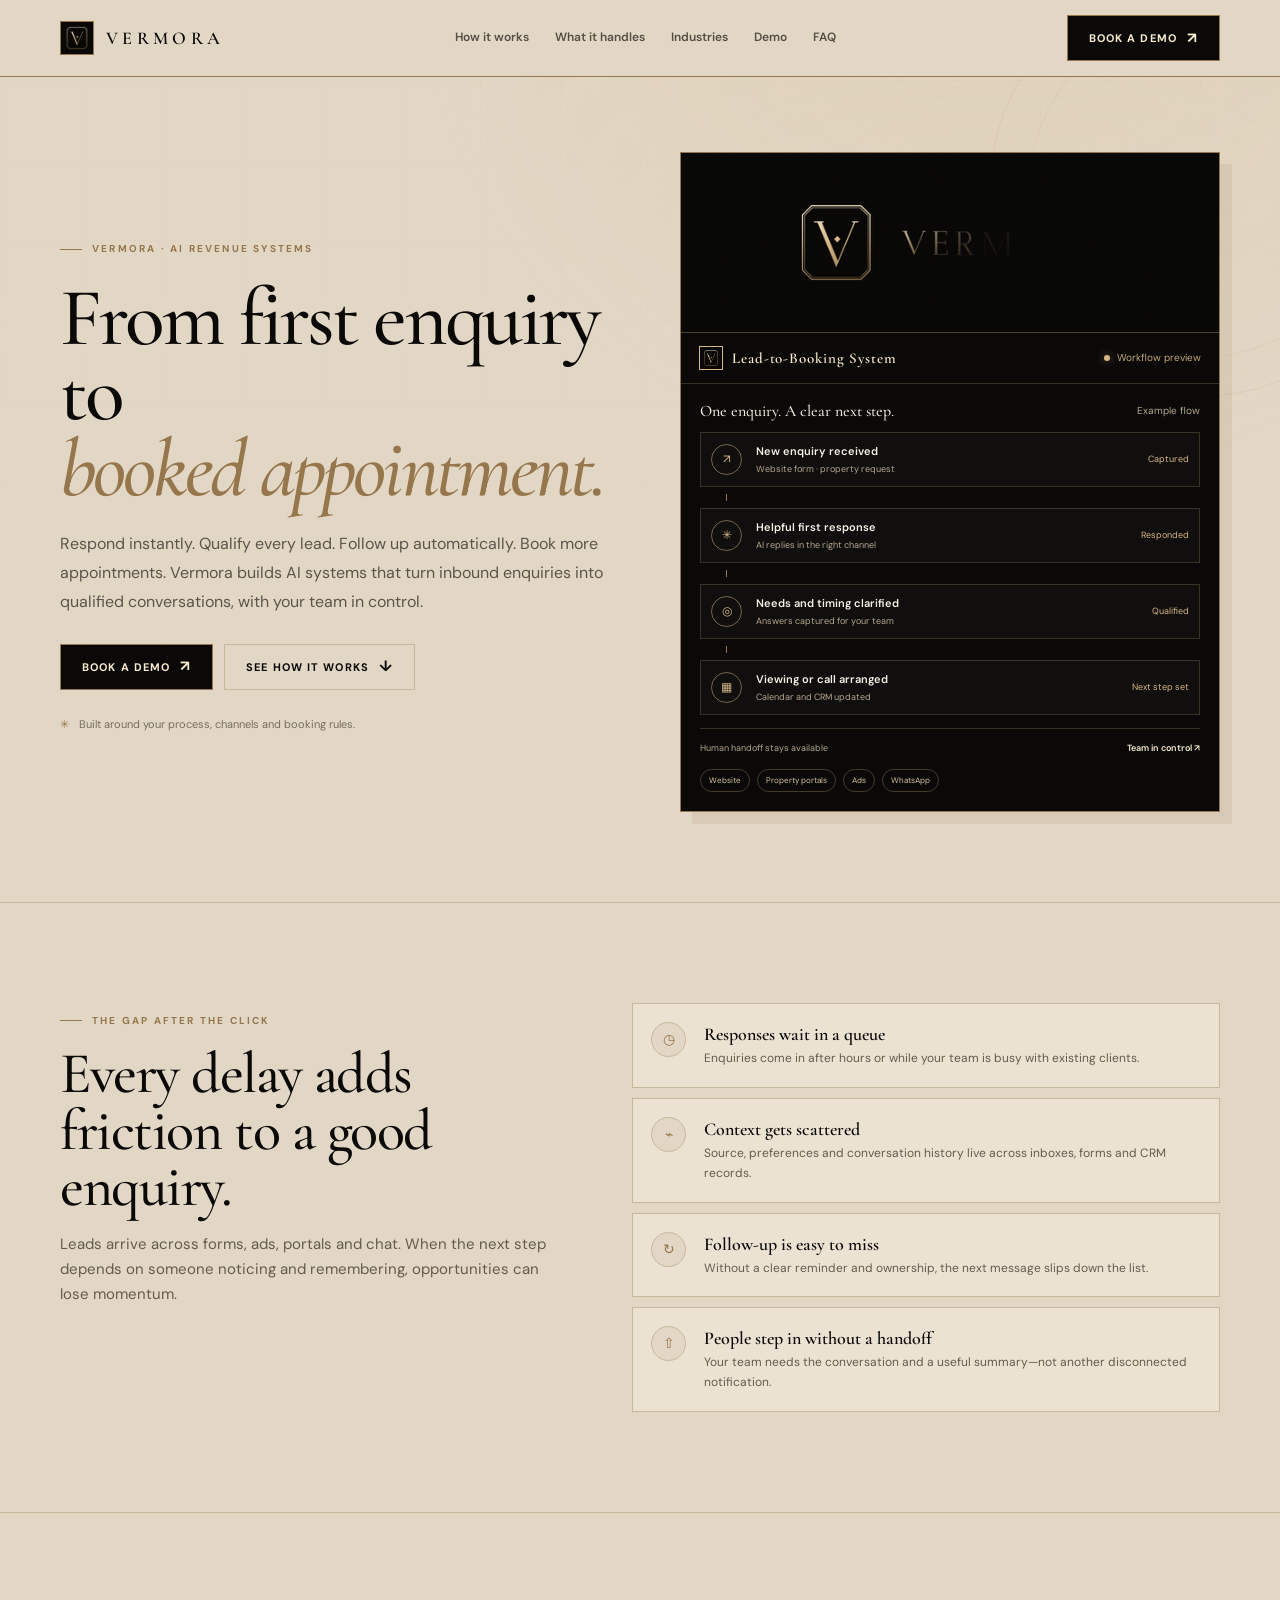
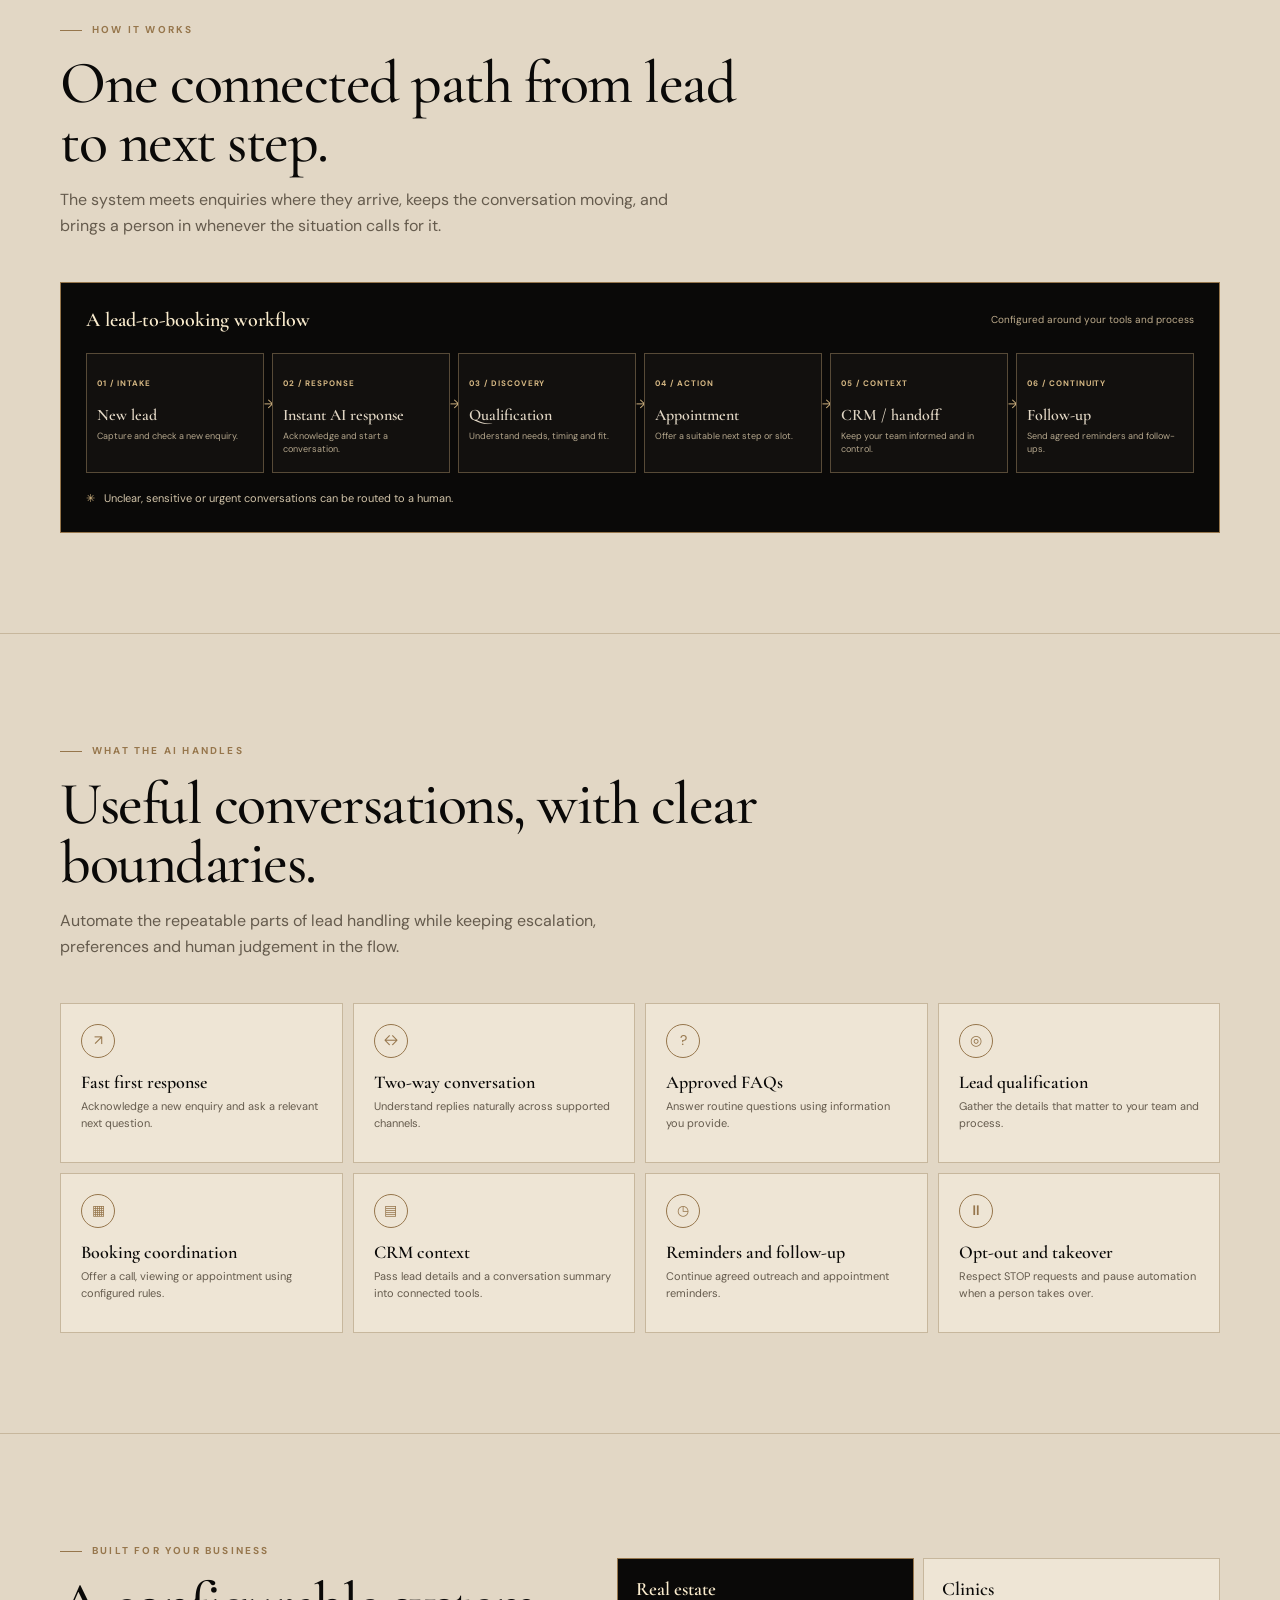
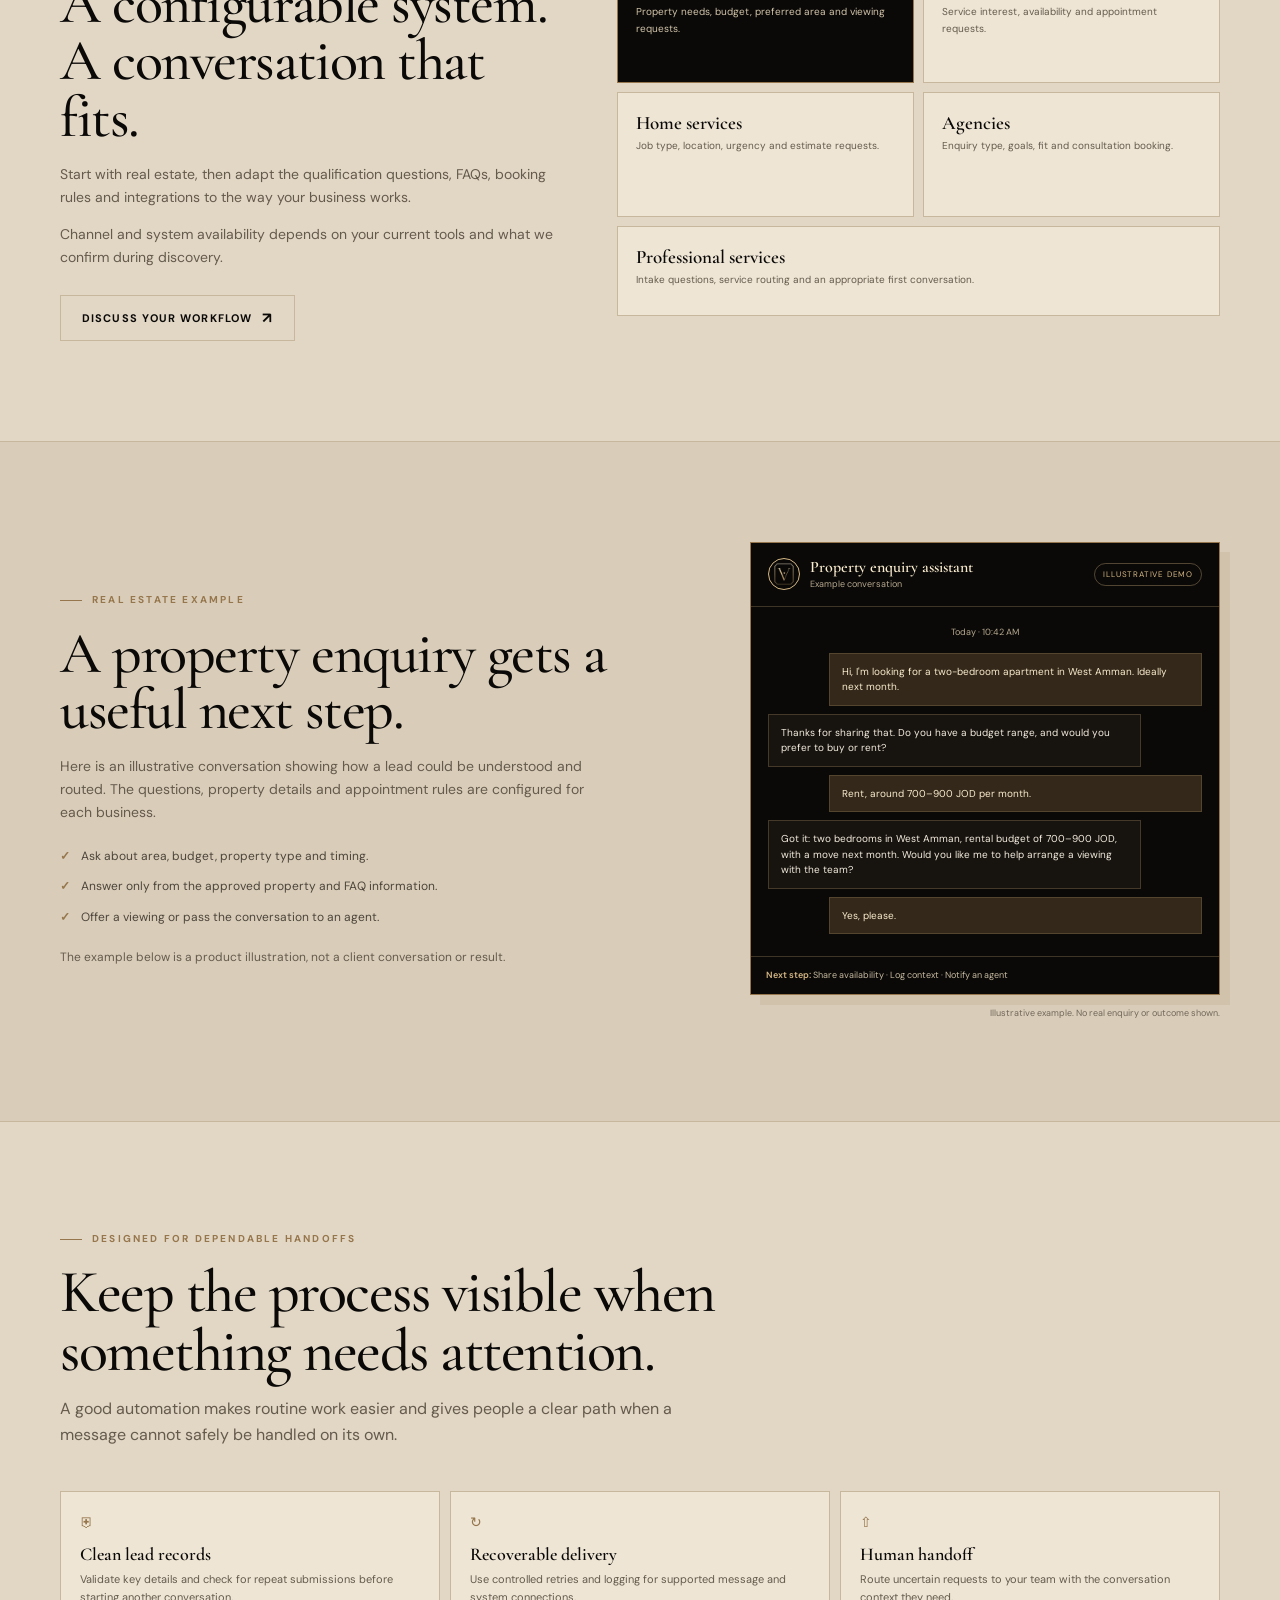
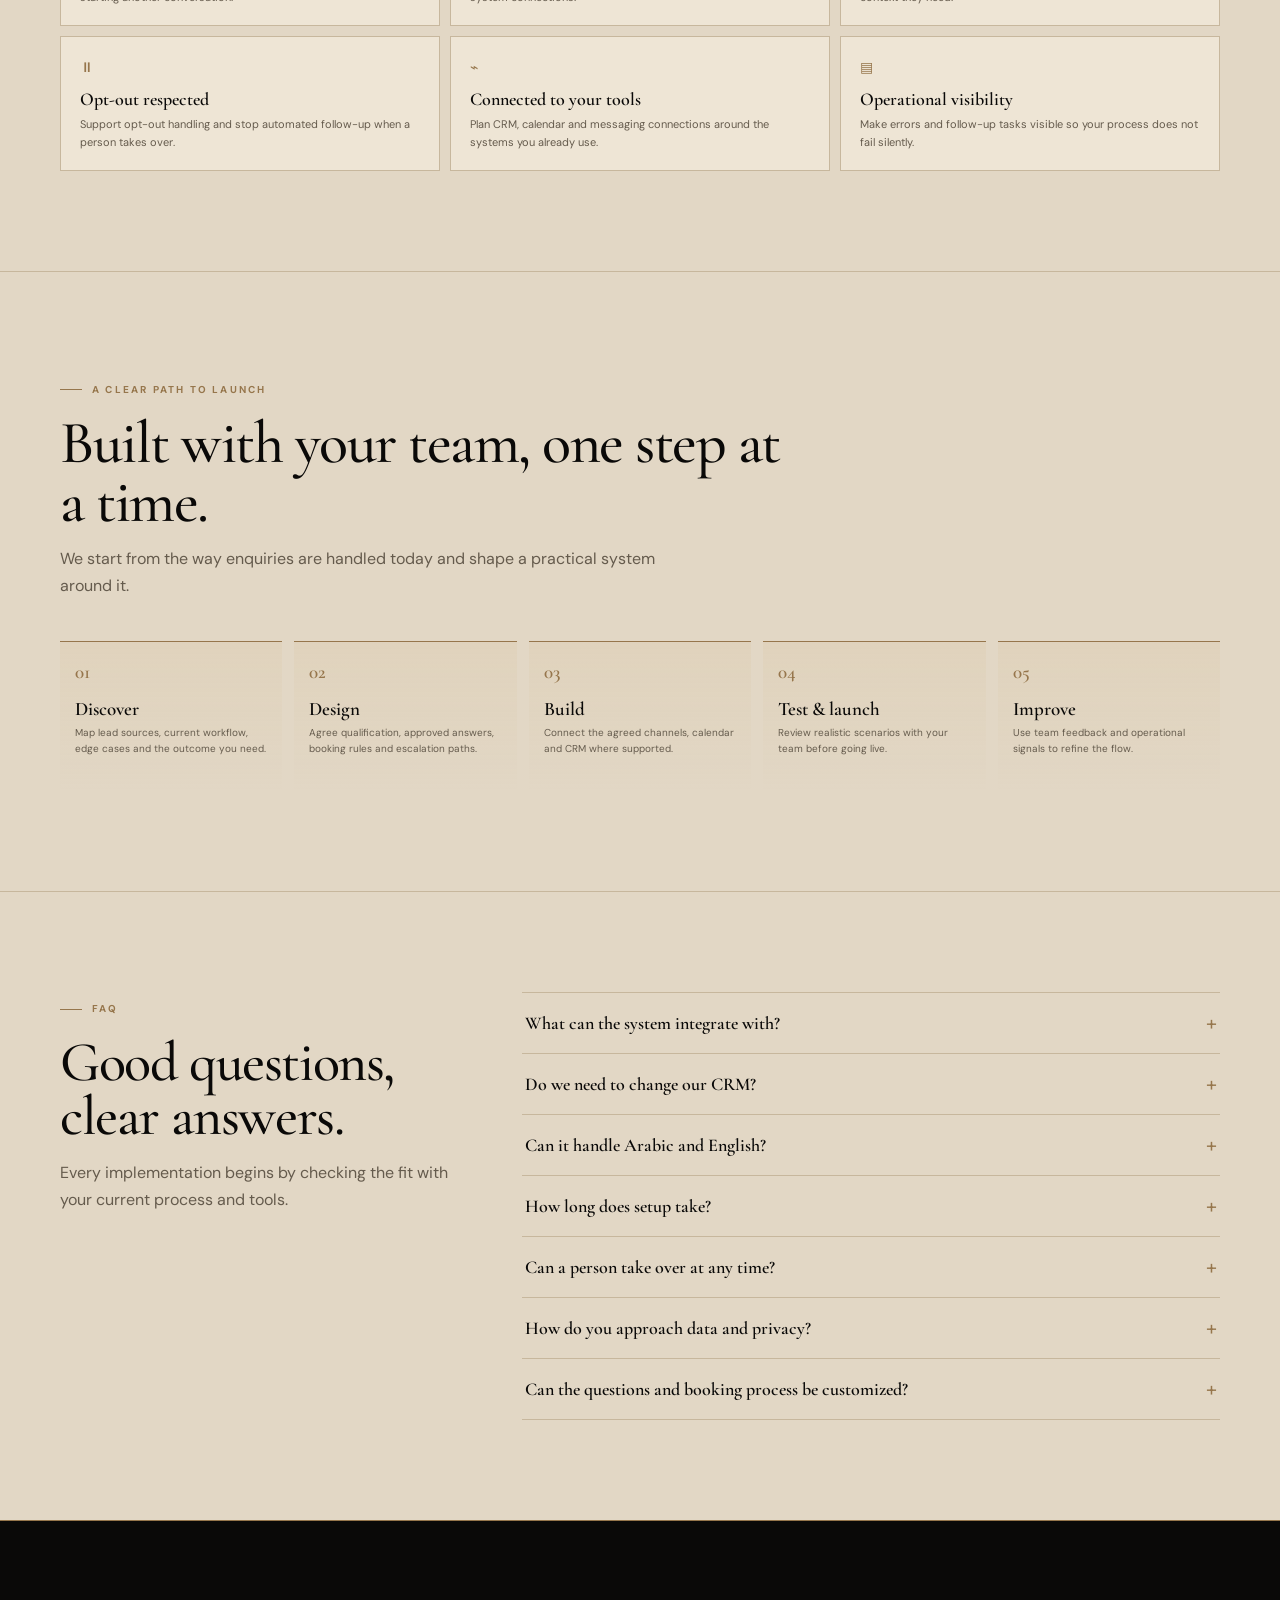
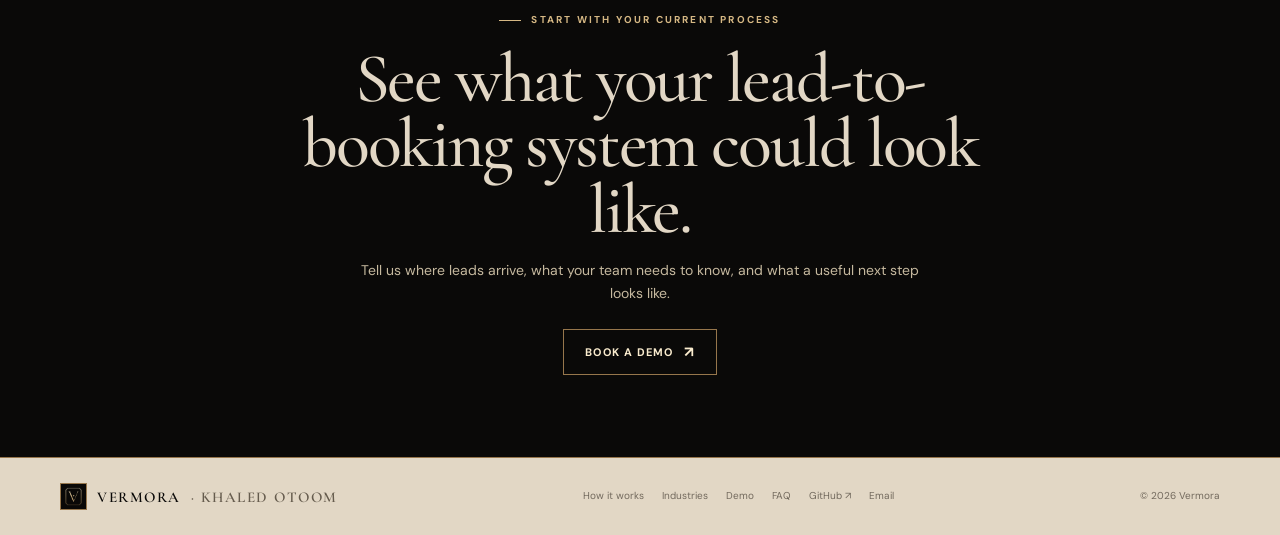
<file: index.html>
<!doctype html>
<html lang="en">
<head>
  <meta charset="utf-8">
  <meta name="viewport" content="width=device-width, initial-scale=1">
  <meta name="theme-color" content="#f3ecdf">
  <meta name="description" content="Vermora builds AI lead-to-booking systems that respond to inbound enquiries, qualify prospects, coordinate appointments and keep your team in control.">
  <meta property="og:type" content="website">
  <meta property="og:url" content="https://khaledotoom.github.io/">
  <meta property="og:title" content="Vermora — AI Lead-to-Booking Systems">
  <meta property="og:description" content="Respond instantly. Qualify every lead. Follow up automatically. Book more appointments.">
  <meta property="og:site_name" content="Vermora">
  <link rel="canonical" href="https://khaledotoom.github.io/">
  <link rel="icon" type="image/svg+xml" href="data:image/svg+xml,%3Csvg xmlns='http://www.w3.org/2000/svg' viewBox='0 0 64 64'%3E%3Crect width='64' height='64' fill='%230a0908'/%3E%3Cpath d='M10 9h44v46H10z' fill='none' stroke='%2396764c' stroke-width='2'/%3E%3Cpath d='M20 20h7l6 22 7-22h6L35 47h-5z' fill='%23faecce'/%3E%3C/svg%3E">
  <title>Vermora — AI Lead-to-Booking Systems</title>
  <link rel="preconnect" href="https://fonts.googleapis.com">
  <link rel="preconnect" href="https://fonts.gstatic.com" crossorigin>
  <link href="https://fonts.googleapis.com/css2?family=DM+Sans:wght@400;500;600;700&family=Cormorant+Garamond:wght@400;500;600;700&display=swap" rel="stylesheet">
  <link rel="stylesheet" href="assets/vermora-brand.css?v=vermora-2">
</head>
<body>
  <header class="header">
    <nav class="nav wrap" aria-label="Main navigation">
      <a class="brand" href="#top" aria-label="Vermora home"><span class="brand-mark" aria-hidden="true">V</span><span>vermora</span></a>
      <div class="nav-links" id="nav-links">
        <a href="#how-it-works">How it works</a><a href="#what-it-handles">What it handles</a><a href="#industries">Industries</a><a href="#demo">Demo</a><a href="#faq">FAQ</a>
      </div>
      <div class="nav-actions"><a class="button button-primary" href="mailto:vermora.automation@outlook.com?subject=Vermora%20Lead-to-Booking%20Demo">Book a demo <span class="button-arrow" aria-hidden="true">↗</span></a><button class="menu-toggle" type="button" aria-label="Open navigation" aria-controls="nav-links" aria-expanded="false"><span aria-hidden="true">☰</span></button></div>
    </nav>
  </header>
  <main id="top">
    <section class="hero">
      <div class="hero-orbit" aria-hidden="true"></div>
      <div class="hero-grid wrap">
        <div class="hero-copy reveal">
          <span class="eyebrow">Vermora · AI revenue systems</span>
          <h1>From first enquiry to <span>booked appointment.</span></h1>
          <p>Respond instantly. Qualify every lead. Follow up automatically. Book more appointments. Vermora builds AI systems that turn inbound enquiries into qualified conversations, with your team in control.</p>
          <div class="hero-actions"><a class="button button-primary" href="mailto:vermora.automation@outlook.com?subject=Vermora%20Lead-to-Booking%20Demo">Book a demo <span class="button-arrow" aria-hidden="true">↗</span></a><a class="button button-quiet" href="#how-it-works">See how it works <span class="button-arrow" aria-hidden="true">↓</span></a></div>
          <div class="micro-trust"><span aria-hidden="true">✳</span><span>Built around your process, channels and booking rules.</span></div>
        </div>
        <div class="product-window reveal" aria-label="Illustration of the AI lead-to-booking workflow">
          <div class="window-top"><div class="window-brand"><span class="brand-mark" aria-hidden="true">V</span> Lead-to-Booking System</div><span class="live-indicator"><i></i> Workflow preview</span></div>
          <div class="window-body"><div class="flow-topline"><strong>One enquiry. A clear next step.</strong><span>Example flow</span></div>
            <div class="flow-stack">
              <div class="flow-row"><span class="flow-icon" aria-hidden="true">↗</span><div><strong>New enquiry received</strong><small>Website form · property request</small></div><span class="flow-state">Captured</span></div><div class="flow-connector" aria-hidden="true"></div>
              <div class="flow-row"><span class="flow-icon" aria-hidden="true">✳</span><div><strong>Helpful first response</strong><small>AI replies in the right channel</small></div><span class="flow-state">Responded</span></div><div class="flow-connector" aria-hidden="true"></div>
              <div class="flow-row"><span class="flow-icon" aria-hidden="true">◎</span><div><strong>Needs and timing clarified</strong><small>Answers captured for your team</small></div><span class="flow-state">Qualified</span></div><div class="flow-connector" aria-hidden="true"></div>
              <div class="flow-row"><span class="flow-icon" aria-hidden="true">▦</span><div><strong>Viewing or call arranged</strong><small>Calendar and CRM updated</small></div><span class="flow-state">Next step set</span></div>
            </div>
            <div class="window-bottom"><span>Human handoff stays available</span><strong>Team in control <span aria-hidden="true">↗</span></strong></div>
            <div class="source-pills" aria-label="Example lead sources"><span>Website</span><span>Property portals</span><span>Ads</span><span>WhatsApp</span></div>
          </div>
        </div>
      </div>
    </section>
    <section class="section" aria-labelledby="problem-title">
      <div class="problem-grid wrap">
        <div class="problem-intro reveal"><span class="eyebrow">The gap after the click</span><h2 id="problem-title">Every delay adds friction to a good enquiry.</h2><p>Leads arrive across forms, ads, portals and chat. When the next step depends on someone noticing and remembering, opportunities can lose momentum.</p></div>
        <div class="problem-list reveal">
          <article class="problem-item"><span class="problem-symbol" aria-hidden="true">◷</span><div><h3>Responses wait in a queue</h3><p>Enquiries come in after hours or while your team is busy with existing clients.</p></div></article>
          <article class="problem-item"><span class="problem-symbol" aria-hidden="true">⌁</span><div><h3>Context gets scattered</h3><p>Source, preferences and conversation history live across inboxes, forms and CRM records.</p></div></article>
          <article class="problem-item"><span class="problem-symbol" aria-hidden="true">↻</span><div><h3>Follow-up is easy to miss</h3><p>Without a clear reminder and ownership, the next message slips down the list.</p></div></article>
          <article class="problem-item"><span class="problem-symbol" aria-hidden="true">⇧</span><div><h3>People step in without a handoff</h3><p>Your team needs the conversation and a useful summary—not another disconnected notification.</p></div></article>
        </div>
      </div>
    </section>
    <section class="section" id="how-it-works" aria-labelledby="workflow-title">
      <div class="wrap"><div class="section-heading reveal"><span class="eyebrow">How it works</span><h2 id="workflow-title">One connected path from lead to next step.</h2><p>The system meets enquiries where they arrive, keeps the conversation moving, and brings a person in whenever the situation calls for it.</p></div>
        <div class="workflow-shell reveal"><div class="workflow-header"><strong>A lead-to-booking workflow</strong><span>Configured around your tools and process</span></div><div class="workflow-steps">
          <article class="workflow-step"><span class="step-num">01 / INTAKE</span><h3>New lead</h3><p>Capture and check a new enquiry.</p></article><article class="workflow-step"><span class="step-num">02 / RESPONSE</span><h3>Instant AI response</h3><p>Acknowledge and start a conversation.</p></article><article class="workflow-step"><span class="step-num">03 / DISCOVERY</span><h3>Qualification</h3><p>Understand needs, timing and fit.</p></article><article class="workflow-step"><span class="step-num">04 / ACTION</span><h3>Appointment</h3><p>Offer a suitable next step or slot.</p></article><article class="workflow-step"><span class="step-num">05 / CONTEXT</span><h3>CRM / handoff</h3><p>Keep your team informed and in control.</p></article><article class="workflow-step"><span class="step-num">06 / CONTINUITY</span><h3>Follow-up</h3><p>Send agreed reminders and follow-ups.</p></article>
        </div><p class="workflow-note"><span aria-hidden="true">✳</span> Unclear, sensitive or urgent conversations can be routed to a human.</p></div>
      </div>
    </section>
    <section class="section" id="what-it-handles" aria-labelledby="handles-title">
      <div class="wrap"><div class="section-heading reveal"><span class="eyebrow">What the AI handles</span><h2 id="handles-title">Useful conversations, with clear boundaries.</h2><p>Automate the repeatable parts of lead handling while keeping escalation, preferences and human judgement in the flow.</p></div>
        <div class="capability-grid">
          <article class="capability reveal"><span class="capability-icon" aria-hidden="true">↗</span><h3>Fast first response</h3><p>Acknowledge a new enquiry and ask a relevant next question.</p></article>
          <article class="capability reveal"><span class="capability-icon" aria-hidden="true">↔</span><h3>Two-way conversation</h3><p>Understand replies naturally across supported channels.</p></article>
          <article class="capability reveal"><span class="capability-icon" aria-hidden="true">?</span><h3>Approved FAQs</h3><p>Answer routine questions using information you provide.</p></article>
          <article class="capability reveal"><span class="capability-icon" aria-hidden="true">◎</span><h3>Lead qualification</h3><p>Gather the details that matter to your team and process.</p></article>
          <article class="capability reveal"><span class="capability-icon" aria-hidden="true">▦</span><h3>Booking coordination</h3><p>Offer a call, viewing or appointment using configured rules.</p></article>
          <article class="capability reveal"><span class="capability-icon" aria-hidden="true">▤</span><h3>CRM context</h3><p>Pass lead details and a conversation summary into connected tools.</p></article>
          <article class="capability reveal"><span class="capability-icon" aria-hidden="true">◷</span><h3>Reminders and follow-up</h3><p>Continue agreed outreach and appointment reminders.</p></article>
          <article class="capability reveal"><span class="capability-icon" aria-hidden="true">⏸</span><h3>Opt-out and takeover</h3><p>Respect STOP requests and pause automation when a person takes over.</p></article>
        </div>
      </div>
    </section>
    <section class="section" id="industries" aria-labelledby="industry-title">
      <div class="industry-layout wrap">
        <div class="industry-copy reveal"><span class="eyebrow">Built for your business</span><h2 id="industry-title">A configurable system. A conversation that fits.</h2><p>Start with real estate, then adapt the qualification questions, FAQs, booking rules and integrations to the way your business works.</p><p>Channel and system availability depends on your current tools and what we confirm during discovery.</p><a class="button button-quiet" href="mailto:vermora.automation@outlook.com?subject=Configure%20a%20Lead-to-Booking%20System">Discuss your workflow <span class="button-arrow" aria-hidden="true">↗</span></a></div>
        <div class="industry-grid reveal"><article class="industry-card"><h3>Real estate</h3><p>Property needs, budget, preferred area and viewing requests.</p></article><article class="industry-card"><h3>Clinics</h3><p>Service interest, availability and appointment requests.</p></article><article class="industry-card"><h3>Home services</h3><p>Job type, location, urgency and estimate requests.</p></article><article class="industry-card"><h3>Agencies</h3><p>Enquiry type, goals, fit and consultation booking.</p></article><article class="industry-card"><h3>Professional services</h3><p>Intake questions, service routing and an appropriate first conversation.</p></article></div>
      </div>
    </section>
    <section class="section demo-section" id="demo" aria-labelledby="demo-title">
      <div class="demo-grid wrap">
        <div class="demo-copy reveal"><span class="eyebrow">Real estate example</span><h2 id="demo-title">A property enquiry gets a useful next step.</h2><p>Here is an illustrative conversation showing how a lead could be understood and routed. The questions, property details and appointment rules are configured for each business.</p><div class="demo-points"><div class="demo-point"><span class="check" aria-hidden="true">✓</span><span>Ask about area, budget, property type and timing.</span></div><div class="demo-point"><span class="check" aria-hidden="true">✓</span><span>Answer only from the approved property and FAQ information.</span></div><div class="demo-point"><span class="check" aria-hidden="true">✓</span><span>Offer a viewing or pass the conversation to an agent.</span></div></div><p class="muted" style="font-size:12px;margin-top:20px">The example below is a product illustration, not a client conversation or result.</p></div>
        <div class="reveal"><div class="chat-card" aria-label="Illustrative AI and property buyer conversation"><div class="chat-head"><div class="chat-agent"><span class="agent-avatar" aria-hidden="true">V</span><div><strong>Property enquiry assistant</strong><small>Example conversation</small></div></div><span class="demo-badge">Illustrative demo</span></div><div class="chat-body"><div class="chat-time">Today · 10:42 AM</div><div class="bubble lead">Hi, I'm looking for a two-bedroom apartment in West Amman. Ideally next month.</div><div class="bubble ai">Thanks for sharing that. Do you have a budget range, and would you prefer to buy or rent?</div><div class="bubble lead">Rent, around 700–900 JOD per month.</div><div class="bubble ai">Got it: two bedrooms in West Amman, rental budget of 700–900 JOD, with a move next month. Would you like me to help arrange a viewing with the team?</div><div class="bubble lead">Yes, please.</div></div><div class="chat-footer"><strong>Next step:</strong> Share availability · Log context · Notify an agent</div></div><div class="demo-disclaimer">Illustrative example. No real enquiry or outcome shown.</div></div>
      </div>
    </section>
    <section class="section" aria-labelledby="reliability-title">
      <div class="wrap"><div class="section-heading reveal"><span class="eyebrow">Designed for dependable handoffs</span><h2 id="reliability-title">Keep the process visible when something needs attention.</h2><p>A good automation makes routine work easier and gives people a clear path when a message cannot safely be handled on its own.</p></div>
        <div class="reliability-grid"><article class="reliability reveal"><div class="reliability-icon" aria-hidden="true">⛨</div><h3>Clean lead records</h3><p>Validate key details and check for repeat submissions before starting another conversation.</p></article><article class="reliability reveal"><div class="reliability-icon" aria-hidden="true">↻</div><h3>Recoverable delivery</h3><p>Use controlled retries and logging for supported message and system connections.</p></article><article class="reliability reveal"><div class="reliability-icon" aria-hidden="true">⇧</div><h3>Human handoff</h3><p>Route uncertain requests to your team with the conversation context they need.</p></article><article class="reliability reveal"><div class="reliability-icon" aria-hidden="true">⏸</div><h3>Opt-out respected</h3><p>Support opt-out handling and stop automated follow-up when a person takes over.</p></article><article class="reliability reveal"><div class="reliability-icon" aria-hidden="true">⌁</div><h3>Connected to your tools</h3><p>Plan CRM, calendar and messaging connections around the systems you already use.</p></article><article class="reliability reveal"><div class="reliability-icon" aria-hidden="true">▤</div><h3>Operational visibility</h3><p>Make errors and follow-up tasks visible so your process does not fail silently.</p></article></div>
      </div>
    </section>
    <section class="section" aria-labelledby="process-title">
      <div class="wrap"><div class="section-heading reveal"><span class="eyebrow">A clear path to launch</span><h2 id="process-title">Built with your team, one step at a time.</h2><p>We start from the way enquiries are handled today and shape a practical system around it.</p></div>
        <div class="process-grid"><article class="process-card reveal"><span class="num">01</span><h3>Discover</h3><p>Map lead sources, current workflow, edge cases and the outcome you need.</p></article><article class="process-card reveal"><span class="num">02</span><h3>Design</h3><p>Agree qualification, approved answers, booking rules and escalation paths.</p></article><article class="process-card reveal"><span class="num">03</span><h3>Build</h3><p>Connect the agreed channels, calendar and CRM where supported.</p></article><article class="process-card reveal"><span class="num">04</span><h3>Test & launch</h3><p>Review realistic scenarios with your team before going live.</p></article><article class="process-card reveal"><span class="num">05</span><h3>Improve</h3><p>Use team feedback and operational signals to refine the flow.</p></article></div>
      </div>
    </section>
    <section class="section" id="faq" aria-labelledby="faq-title">
      <div class="faq-layout wrap"><div class="faq-intro reveal"><span class="eyebrow">FAQ</span><h2 id="faq-title">Good questions, clear answers.</h2><p>Every implementation begins by checking the fit with your current process and tools.</p></div><div class="faq-list reveal">
        <details><summary>What can the system integrate with?</summary><p>Potential connections include your website forms or chat, messaging channels, CRM and calendar. The exact setup depends on the tools you use, their available connection options and the workflow we agree together.</p></details>
        <details><summary>Do we need to change our CRM?</summary><p>Usually the goal is to work with your existing CRM where a suitable integration is available. We review your current setup before recommending any changes.</p></details>
        <details><summary>Can it handle Arabic and English?</summary><p>The planned conversation experience supports Arabic and English. We confirm channel behavior, tone, dialect preferences and testing requirements during discovery.</p></details>
        <details><summary>How long does setup take?</summary><p>Timing depends on the number of lead sources, integrations, approval steps and edge cases. After reviewing your workflow, we can define a practical scope and timeline.</p></details>
        <details><summary>Can a person take over at any time?</summary><p>Yes. Human handoff and takeover are part of the design. We agree when the system should pause, who receives the conversation and what context they need.</p></details>
        <details><summary>How do you approach data and privacy?</summary><p>We map what information is needed, where it should go and who needs access as part of scoping. Data handling depends on the channels and services selected; no security certification or legal compliance claim is implied here.</p></details>
        <details><summary>Can the questions and booking process be customized?</summary><p>Yes. Qualification fields, approved FAQs, working hours, appointment types, handoff rules and follow-up timing can be planned around your business.</p></details>
      </div></div>
    </section>
    <section class="final-cta" id="contact" aria-labelledby="cta-title"><div class="wrap reveal"><span class="eyebrow">Start with your current process</span><h2 id="cta-title">See what your lead-to-booking system could look like.</h2><p>Tell us where leads arrive, what your team needs to know, and what a useful next step looks like.</p><a class="button button-primary" href="mailto:vermora.automation@outlook.com?subject=See%20My%20Lead-to-Booking%20System">Book a demo <span class="button-arrow" aria-hidden="true">↗</span></a></div></section>
  </main>
  <footer class="footer"><div class="footer-inner wrap"><a class="footer-brand" href="#top"><span class="brand-mark" aria-hidden="true">V</span> Vermora <span class="muted">· Khaled Otoom</span></a><div class="footer-links"><a href="#how-it-works">How it works</a><a href="#industries">Industries</a><a href="#demo">Demo</a><a href="#faq">FAQ</a><a href="https://github.com/KhaledOtoom" target="_blank" rel="noopener noreferrer">GitHub ↗</a><a href="mailto:vermora.automation@outlook.com">Email</a></div><p class="footer-copy">© 2026 Vermora</p></div></footer>
  <script>
    document.documentElement.classList.add('js-motion');
    const menuButton=document.querySelector('.menu-toggle');
    const menu=document.querySelector('#nav-links');
    menuButton.addEventListener('click',()=>{const isOpen=menuButton.getAttribute('aria-expanded')==='true';menuButton.setAttribute('aria-expanded',String(!isOpen));menuButton.setAttribute('aria-label',isOpen?'Open navigation':'Close navigation');menu.classList.toggle('open',!isOpen)});
    menu.querySelectorAll('a').forEach(link=>link.addEventListener('click',()=>{menu.classList.remove('open');menuButton.setAttribute('aria-expanded','false');menuButton.setAttribute('aria-label','Open navigation')}));
    if('IntersectionObserver' in window&&!window.matchMedia('(prefers-reduced-motion: reduce)').matches){const observer=new IntersectionObserver(entries=>entries.forEach(entry=>{if(entry.isIntersecting){entry.target.classList.add('is-visible');observer.unobserve(entry.target)}}),{threshold:.12});document.querySelectorAll('.reveal').forEach(element=>observer.observe(element))}else{document.querySelectorAll('.reveal').forEach(element=>element.classList.add('is-visible'))}
  </script>
</body>
</html>
</file>
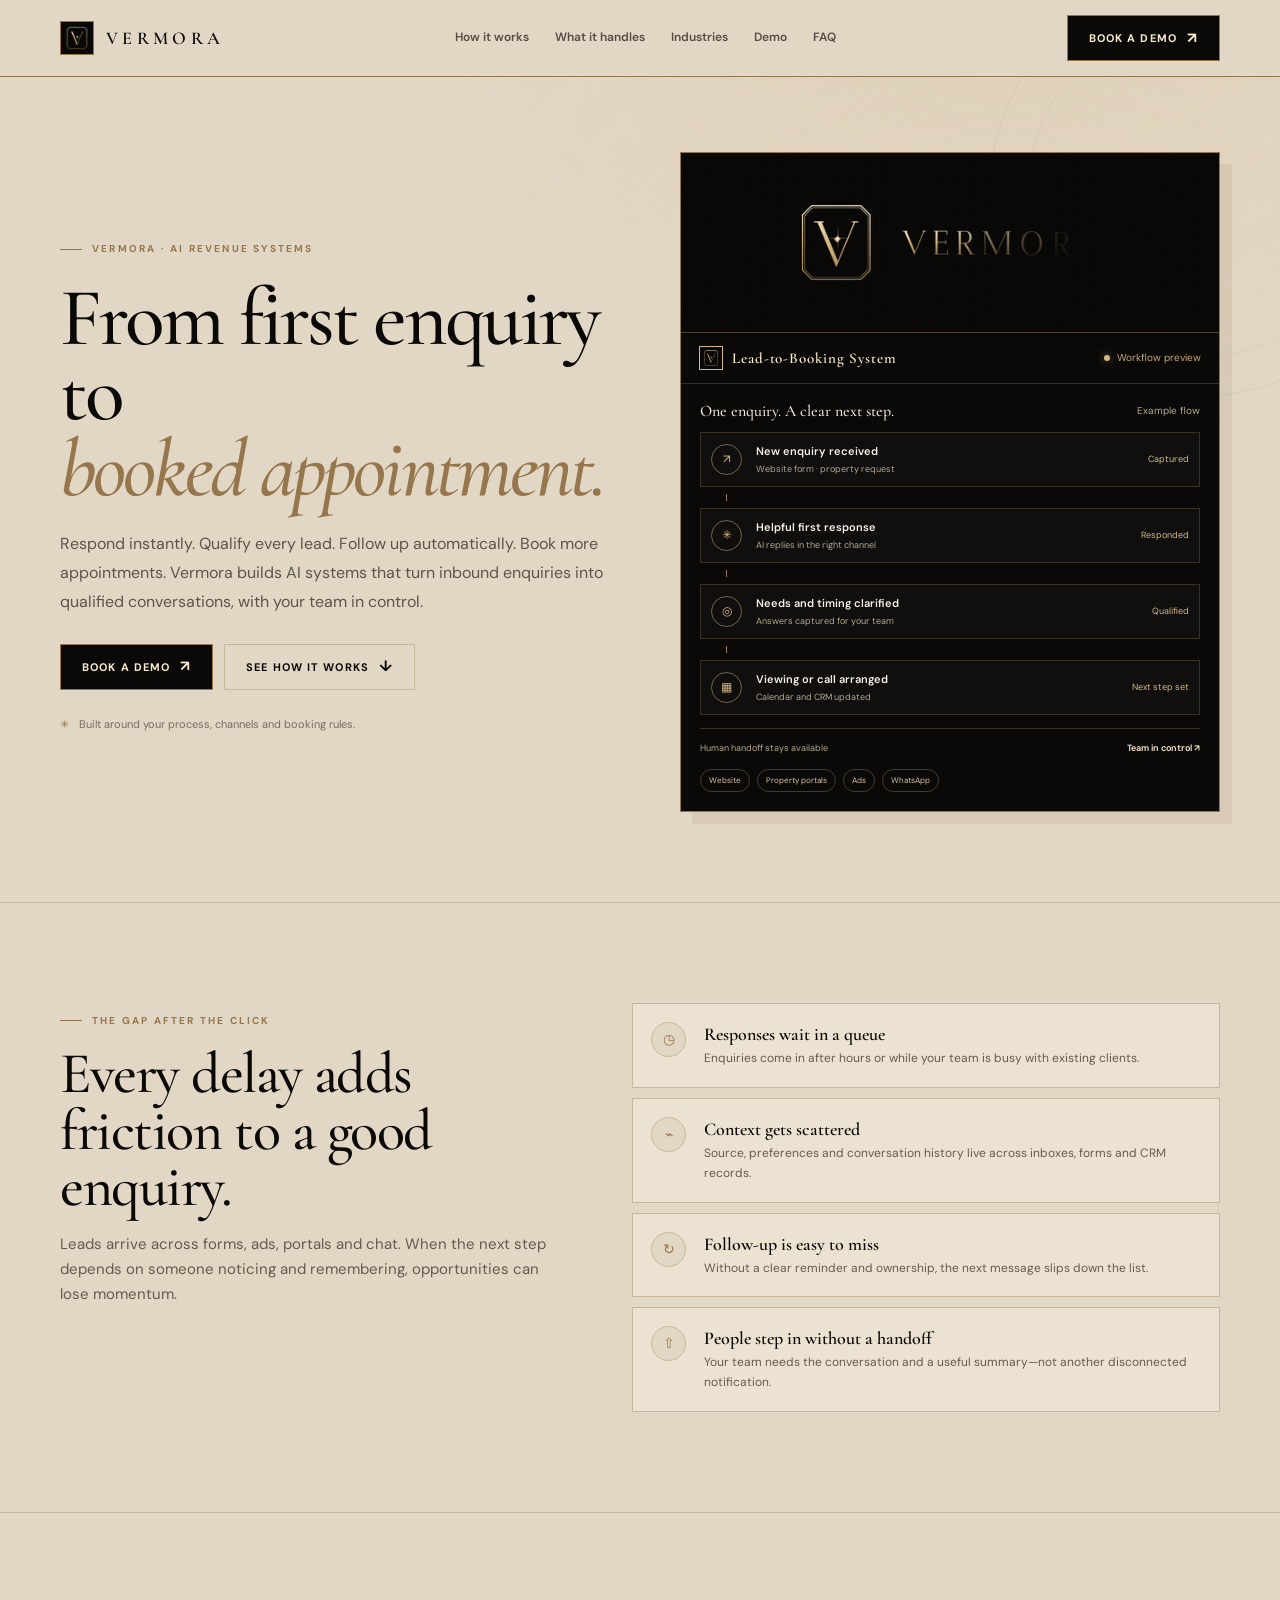
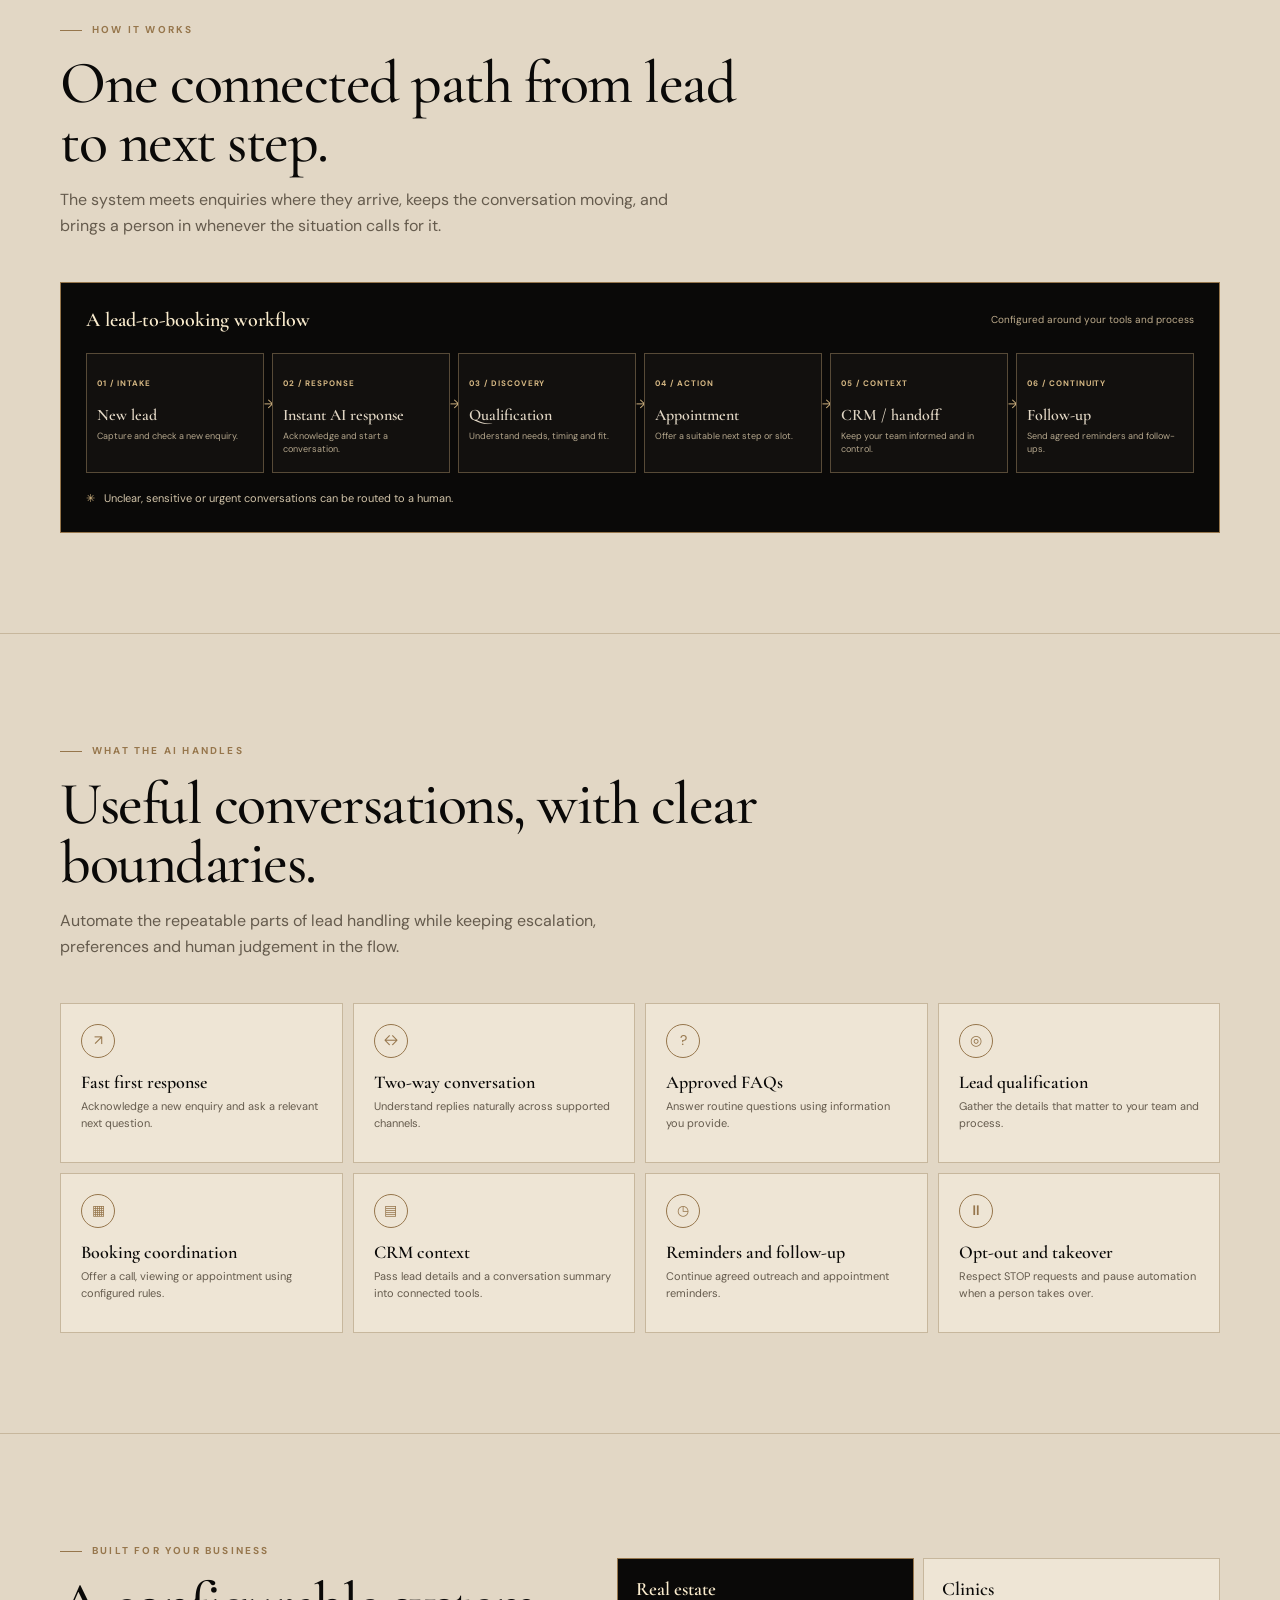
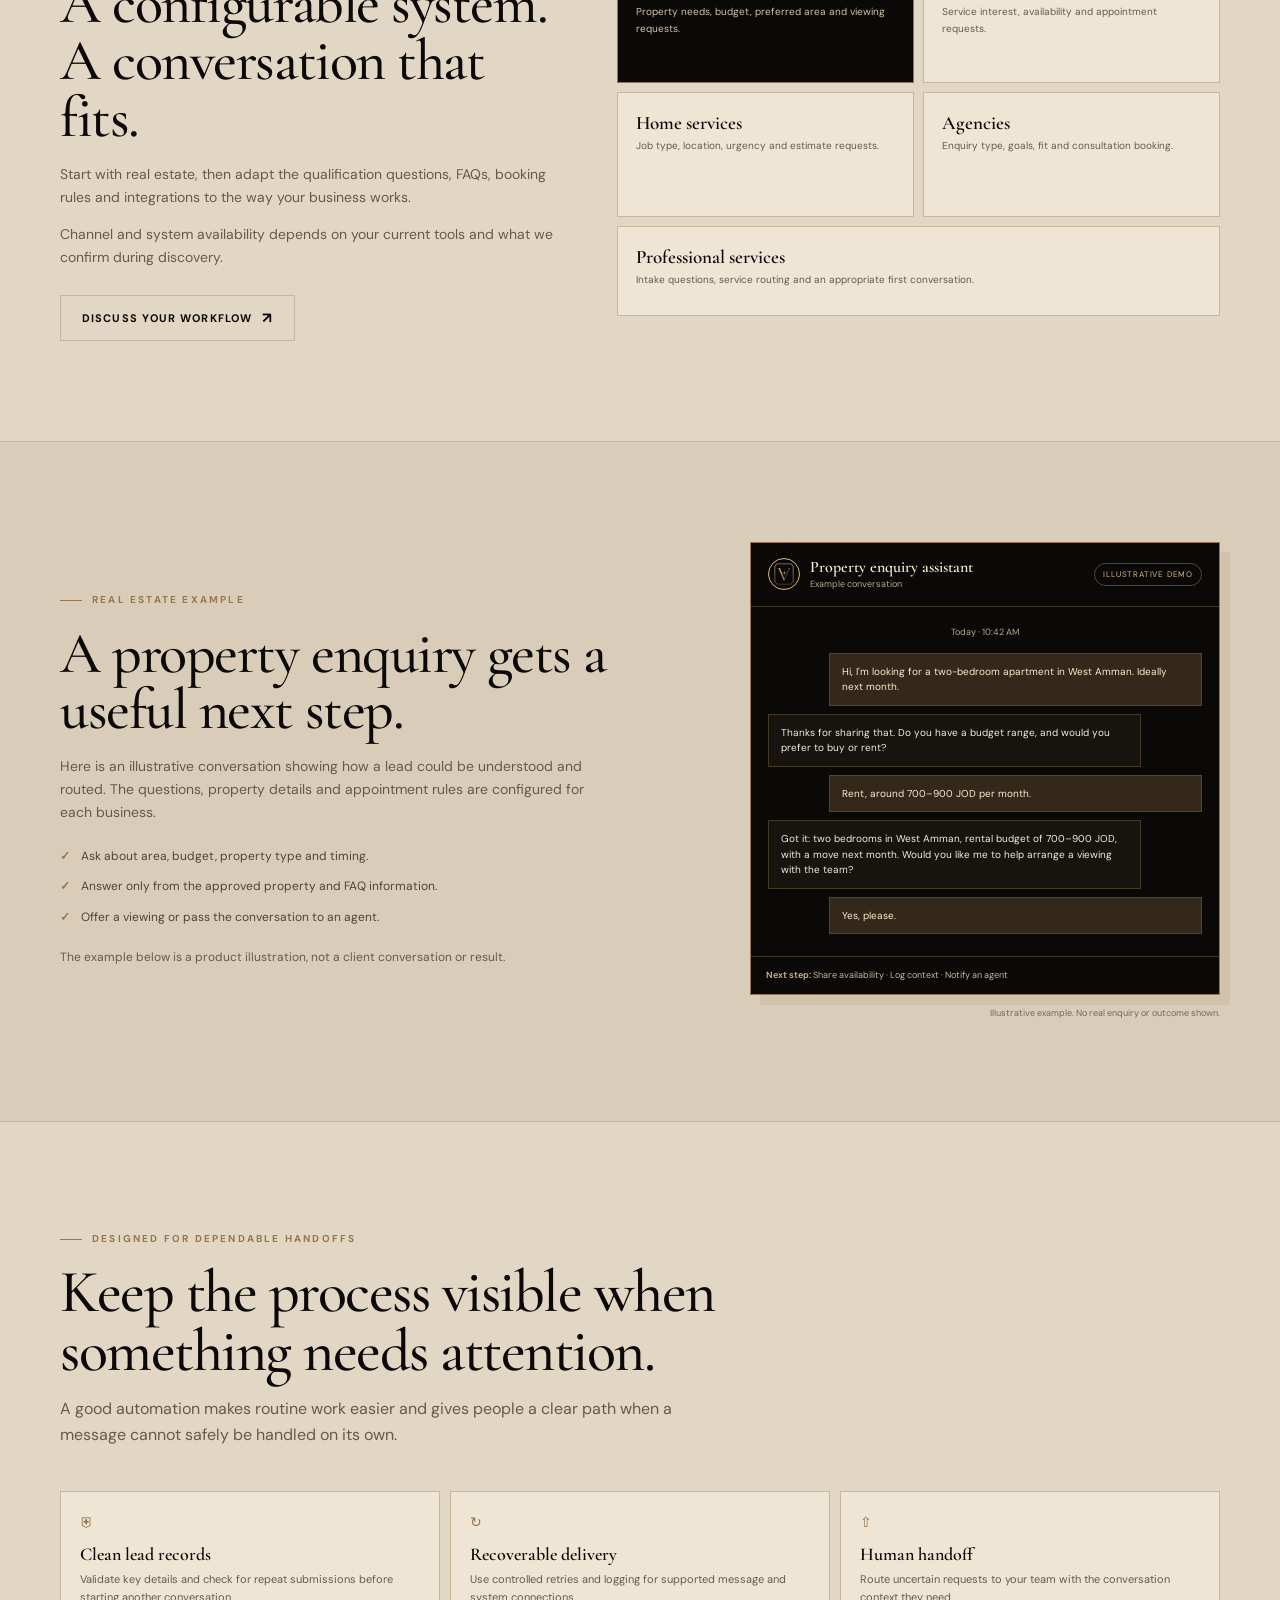
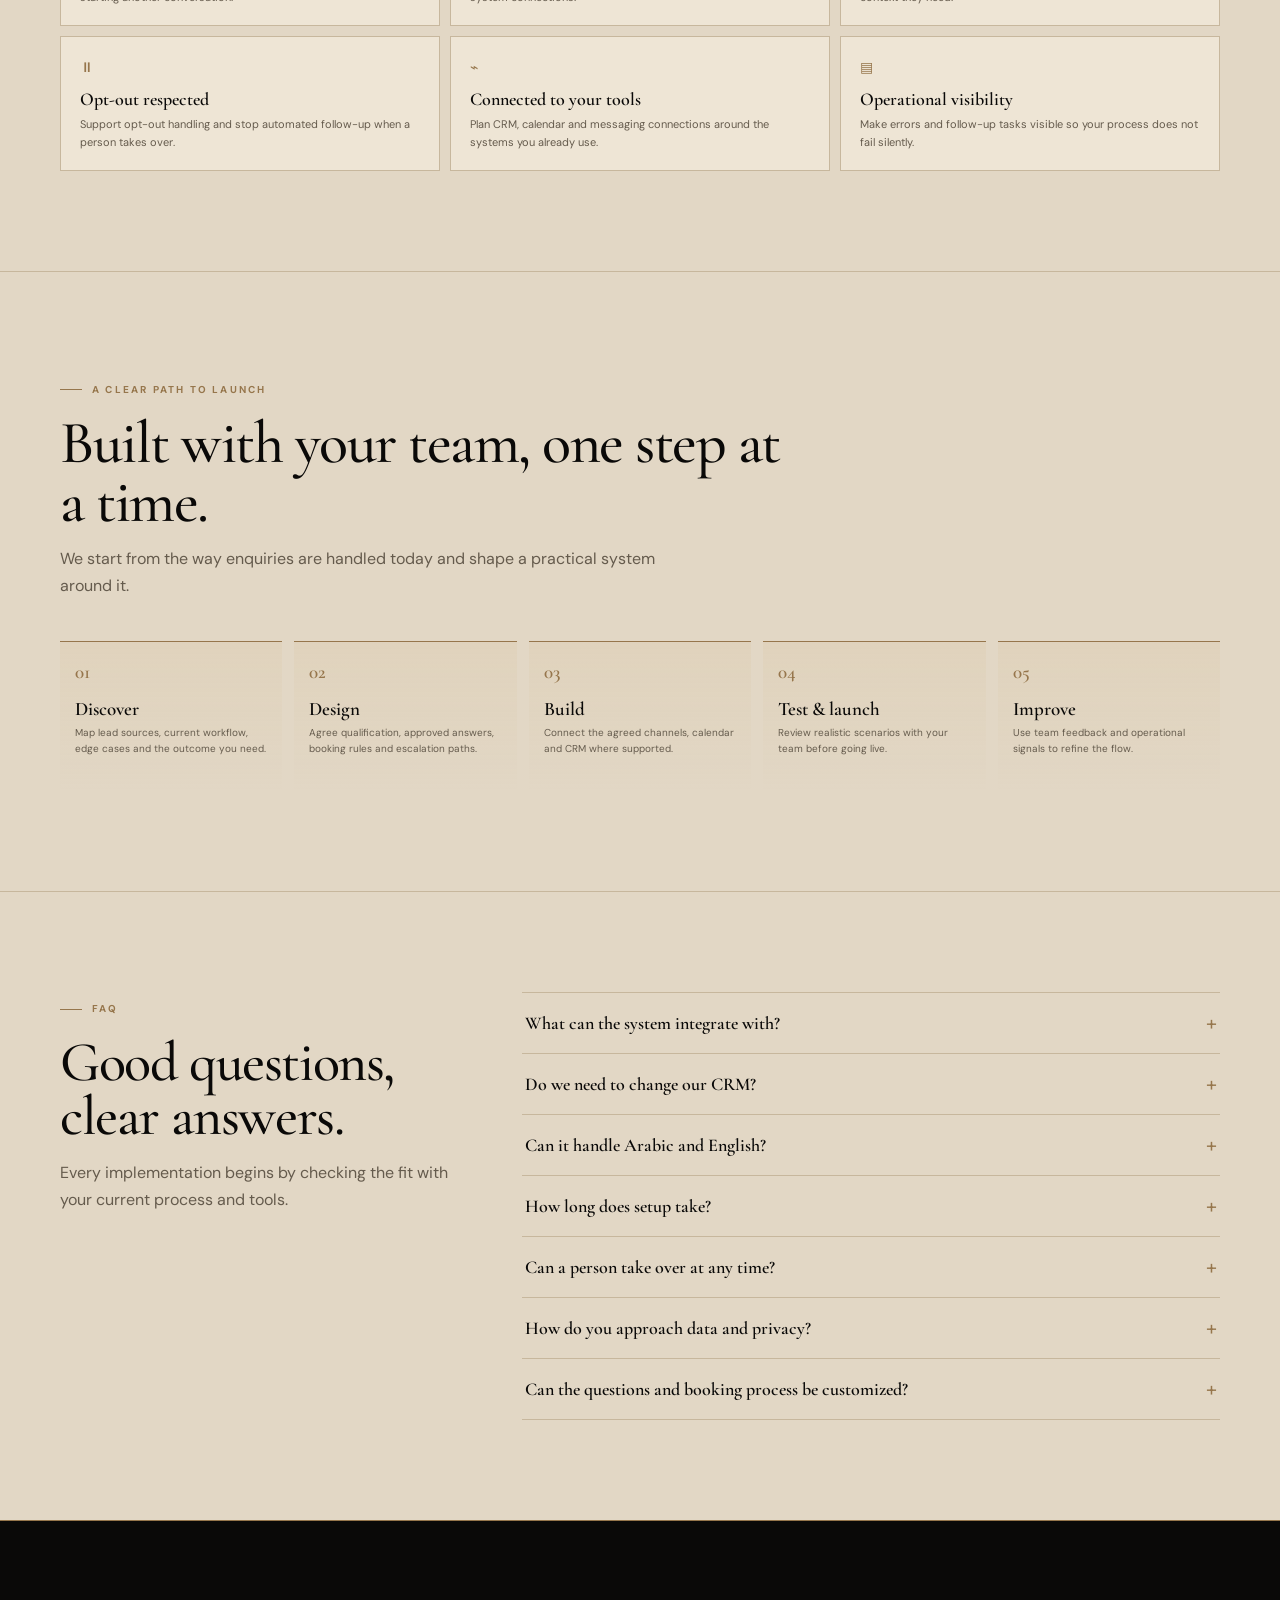
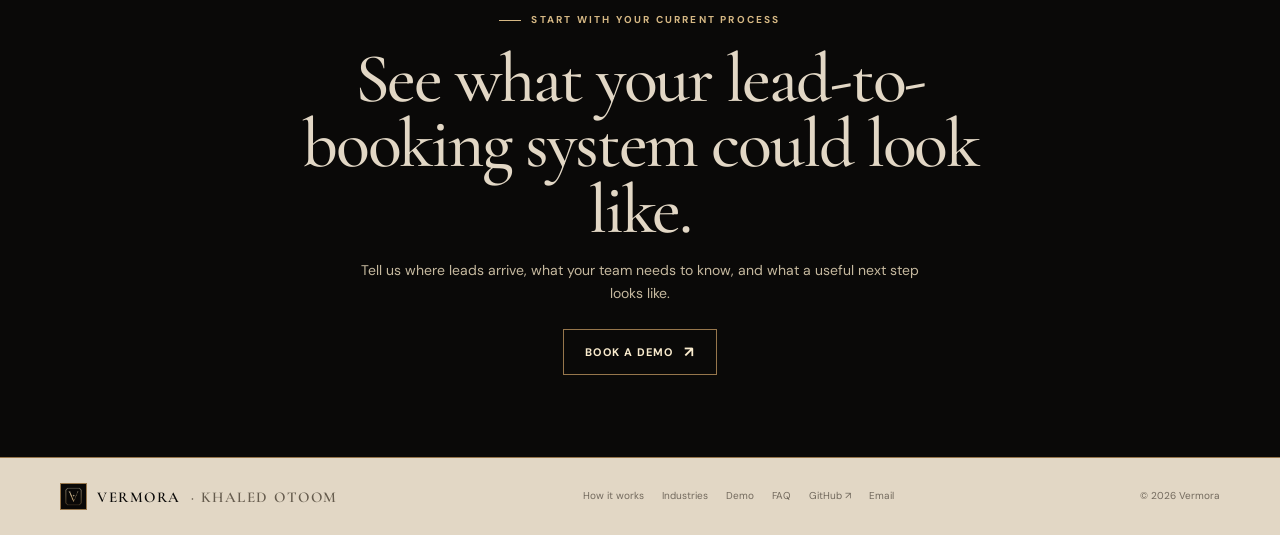
<file: lead-qualification.html>
<!doctype html>
<html lang="en">
<head>
  <meta charset="utf-8">
  <meta name="viewport" content="width=device-width, initial-scale=1">
  <meta name="robots" content="noindex,follow">
  <meta http-equiv="refresh" content="0; url=./#demo">
  <link rel="canonical" href="https://khaledotoom.github.io/#demo">
  <title>Vermora — Lead-to-Booking System</title>
  <script>window.location.replace("./#demo");</script>
</head>
<body>
  <p>This product page has moved. <a href="./#demo">View the Vermora lead-to-booking system demo</a>.</p>
</body>
</html>
</file>
<file: assets/vermora-brand.css>
@import url('https://fonts.googleapis.com/css2?family=DM+Sans:wght@400;500;600;700&family=Cormorant+Garamond:wght@400;500;600;700&display=swap');
:root{color-scheme:light;--cream:#e2d7c5;--cream-2:#eee5d5;--champagne:#faecce;--gold:#d6b884;--bronze:#96764c;--ink:#0a0908;--ink-2:#12100e;--muted:#655b4d;--line:#c7b79d;--sans:'DM Sans',Arial,sans-serif;--serif:'Cormorant Garamond',Georgia,serif;--max:1160px}
*{box-sizing:border-box}
html{scroll-behavior:smooth;scroll-padding-top:88px}
body{margin:0;background:var(--cream);color:var(--ink);font:16px/1.65 var(--sans);-webkit-font-smoothing:antialiased}
body:before{content:"";position:fixed;inset:0;z-index:-1;pointer-events:none;background:radial-gradient(ellipse at 78% -8%,rgba(214,184,132,.22),transparent 42%),linear-gradient(rgba(150,118,76,.025) 1px,transparent 1px),linear-gradient(90deg,rgba(150,118,76,.025) 1px,transparent 1px);background-size:auto,80px 80px,80px 80px;mask-image:linear-gradient(to bottom,#000,transparent 78%)}
a{color:inherit;text-decoration:none}button{font:inherit}.wrap{width:min(var(--max),calc(100% - 48px));margin-inline:auto}.section{padding:100px 0;border-top:1px solid var(--line)}.eyebrow{display:inline-flex;align-items:center;gap:10px;color:var(--bronze);font-size:10px;font-weight:700;letter-spacing:.22em;text-transform:uppercase}.eyebrow:before{content:"";width:22px;height:1px;background:currentColor}.display{font-family:var(--serif);letter-spacing:-.025em;line-height:.98}.section-heading{max-width:730px;margin-bottom:42px}.section-heading h2{font:500 clamp(38px,4.7vw,60px)/.98 var(--serif);letter-spacing:-.025em;margin:15px 0}.section-heading p{font-size:16px;color:var(--muted);max-width:620px;margin:0}.accent{color:var(--bronze)}.muted{color:var(--muted)}
.header{position:sticky;top:0;z-index:20;border-bottom:1px solid var(--bronze);background:rgba(226,215,197,.96);backdrop-filter:blur(16px)}.nav{height:76px;display:flex;align-items:center;justify-content:space-between;gap:25px}.brand{display:inline-flex;align-items:center;gap:12px;font:600 18px var(--serif);letter-spacing:.24em;text-transform:uppercase}.brand-mark{display:grid;place-items:center;width:34px;height:34px;border:1px solid var(--bronze);border-radius:0;background:var(--ink) url('vermora-mark.gif') center/cover no-repeat;color:transparent;font-size:0;letter-spacing:0}.nav-links{display:flex;align-items:center;gap:26px;color:#554d43;font-size:12px;font-weight:600}.nav-links a:hover,.footer a:hover{color:var(--bronze)}.nav-actions{display:flex;align-items:center;gap:12px}.menu-toggle{display:none}.button{display:inline-flex;min-height:46px;align-items:center;justify-content:center;gap:10px;padding:0 21px;border:1px solid transparent;border-radius:0;font-size:11px;font-weight:700;letter-spacing:.1em;text-transform:uppercase;transition:transform .2s ease,background .2s ease,border-color .2s ease}.button:hover{transform:translateY(-2px)}.button-primary{background:var(--ink);color:var(--champagne);border-color:var(--bronze);box-shadow:none}.button-primary:hover{background:var(--bronze);color:#fff}.button-quiet{border-color:var(--line);background:transparent;color:var(--ink)}.button-quiet:hover{border-color:var(--bronze);background:rgba(214,184,132,.14)}.button-arrow{font-size:15px;line-height:1}
.hero{position:relative;padding:75px 0 90px;overflow:hidden}.hero-grid{display:grid;grid-template-columns:1.02fr .98fr;align-items:center;gap:58px}.hero-copy h1{font:500 clamp(54px,6.6vw,82px)/.92 var(--serif);letter-spacing:-.035em;margin:23px 0}.hero-copy h1 span{display:block;color:var(--bronze);font-style:italic}.hero-copy>p{max-width:590px;color:#5d554a;font-size:16px;line-height:1.8;margin:0 0 27px}.hero-actions{display:flex;flex-wrap:wrap;gap:11px}.micro-trust{display:flex;align-items:center;gap:10px;margin-top:25px;color:#776d60;font-size:11px}.micro-trust span:first-child{color:var(--bronze)}
.product-window{position:relative;border:1px solid var(--bronze);border-radius:0;background:var(--ink);box-shadow:12px 12px 0 rgba(150,118,76,.12);overflow:hidden}.product-window:before{content:"";display:block;aspect-ratio:3/1;background:#0a0908 url('vermora-wide.gif') center/cover no-repeat;border-bottom:1px solid rgba(214,184,132,.32)}.window-top{display:flex;align-items:center;justify-content:space-between;padding:13px 18px;border-bottom:1px solid rgba(214,184,132,.22);color:#d7c6a5;font-size:10px}.window-brand{display:flex;align-items:center;gap:9px;color:var(--champagne);font:600 15px var(--serif);letter-spacing:.06em}.window-brand .brand-mark{width:24px;height:24px;border-color:var(--gold);border-radius:0;font-size:0}.live-indicator{display:flex;align-items:center;gap:7px;color:#c2a878}.live-indicator i{width:6px;height:6px;border-radius:50%;background:var(--gold);box-shadow:0 0 10px rgba(214,184,132,.55)}.window-body{padding:17px 19px 19px}.flow-topline{display:flex;align-items:center;justify-content:space-between;margin-bottom:11px;color:#b5a78d;font-size:10px}.flow-topline strong{color:#f3ecdf;font:500 16px var(--serif)}.flow-stack{display:grid;gap:7px}.flow-row{display:grid;grid-template-columns:34px 1fr auto;align-items:center;gap:11px;padding:9px 10px;border:1px solid rgba(214,184,132,.2);border-radius:0;background:rgba(255,255,255,.025)}.flow-icon{display:grid;place-items:center;width:31px;height:31px;border:1px solid rgba(214,184,132,.5);border-radius:50%;background:transparent;color:var(--gold);font-size:12px}.flow-row strong{display:block;color:#f7f1e7;font-size:11px;font-weight:600}.flow-row small{display:block;color:#b5a78d;font-size:9px;margin-top:2px}.flow-state{font-size:9px;color:var(--gold)}.flow-connector{height:7px;width:1px;background:var(--bronze);margin-left:26px}.window-bottom{display:flex;justify-content:space-between;align-items:center;border-top:1px solid rgba(214,184,132,.22);margin-top:13px;padding-top:12px;color:#b5a78d;font-size:9px}.window-bottom strong{color:var(--champagne);font-weight:600}.source-pills{display:flex;gap:7px;flex-wrap:wrap;margin-top:13px}.source-pills span{font-size:8px;color:#d6c29d;border:1px solid rgba(214,184,132,.28);border-radius:999px;padding:4px 8px}.hero-orbit{position:absolute;right:-130px;top:-100px;width:420px;height:420px;border:1px solid rgba(150,118,76,.1);border-radius:50%;pointer-events:none}.hero-orbit:after{content:"";position:absolute;inset:38px;border:1px solid rgba(150,118,76,.08);border-radius:50%}
.problem-grid{display:grid;grid-template-columns:.92fr 1.08fr;gap:72px;align-items:start}.problem-intro{position:sticky;top:115px}.problem-intro h2{font:500 clamp(40px,4.7vw,58px)/.98 var(--serif);letter-spacing:-.025em;margin:16px 0}.problem-intro p{color:var(--muted);font-size:15px}.problem-list{display:grid;gap:10px}.problem-item{display:grid;grid-template-columns:38px 1fr;gap:15px;padding:18px;border:1px solid var(--line);border-radius:0;background:rgba(238,229,213,.82)}.problem-symbol{display:grid;place-items:center;width:35px;height:35px;border:1px solid var(--line);border-radius:50%;background:var(--cream);color:var(--bronze);font-size:14px}.problem-item h3{margin:1px 0 4px;font:600 18px var(--serif)}.problem-item p{margin:0;color:var(--muted);font-size:12px}
.workflow-shell{padding:25px;border:1px solid var(--bronze);border-radius:0;background:var(--ink);color:var(--cream)}.workflow-header{display:flex;justify-content:space-between;align-items:center;gap:15px;margin-bottom:21px}.workflow-header strong{font:600 20px var(--serif);color:var(--champagne)}.workflow-header span{font-size:10px;color:#bdab8c}.workflow-steps{display:grid;grid-template-columns:repeat(6,1fr);gap:8px;position:relative}.workflow-step{position:relative;z-index:1;min-height:120px;padding:14px 10px;border:1px solid rgba(214,184,132,.35);border-radius:0;background:#12100e}.workflow-step:not(:last-child):after{content:"→";position:absolute;right:-10px;top:41px;color:var(--gold);font-size:12px}.step-num{color:var(--gold);font-size:8px;font-weight:700;letter-spacing:.12em}.workflow-step h3{font:600 16px/1.15 var(--serif);color:var(--cream);margin:12px 0 5px}.workflow-step p{font-size:9px;line-height:1.45;color:#b5a78d;margin:0}.workflow-note{display:flex;align-items:center;gap:9px;color:#d2c4a9;font-size:11px;margin:16px 0 0}.workflow-note span{color:var(--gold)}
.capability-grid{display:grid;grid-template-columns:repeat(4,1fr);gap:10px}.capability{min-height:160px;padding:20px;border:1px solid var(--line);border-radius:0;background:var(--cream-2)}.capability-icon{display:grid;place-items:center;width:34px;height:34px;border:1px solid var(--bronze);border-radius:50%;background:transparent;color:var(--bronze);font-size:14px;margin-bottom:13px}.capability h3{font:600 18px var(--serif);margin:0 0 5px}.capability p{margin:0;color:var(--muted);font-size:11px;line-height:1.6}
.industry-layout{display:grid;grid-template-columns:.9fr 1.1fr;gap:64px;align-items:center}.industry-copy h2{font:500 clamp(40px,4.7vw,58px)/.98 var(--serif);letter-spacing:-.025em;margin:16px 0}.industry-copy p{color:var(--muted);font-size:14px}.industry-copy .button{margin-top:12px}.industry-grid{display:grid;grid-template-columns:repeat(2,1fr);gap:9px}.industry-card{min-height:125px;padding:18px;border:1px solid var(--line);border-radius:0;background:var(--cream-2)}.industry-card:first-child{border-color:var(--bronze);background:var(--ink);color:var(--champagne)}.industry-card h3{font:600 19px var(--serif);margin:0 0 4px}.industry-card p{font-size:10px;color:var(--muted);margin:0}.industry-card:first-child p{color:#d2c4a9}.industry-card:last-child{grid-column:span 2;min-height:90px}
.demo-section{background:#d9cdb9}.demo-grid{display:grid;grid-template-columns:1fr 1fr;gap:50px;align-items:center}.demo-copy h2{font:500 clamp(40px,4.7vw,58px)/.98 var(--serif);letter-spacing:-.025em;margin:16px 0}.demo-copy>p{color:var(--muted);font-size:14px}.demo-points{display:grid;gap:11px;margin-top:22px}.demo-point{display:flex;align-items:flex-start;gap:11px;color:#4d453b;font-size:12px}.check{color:var(--bronze);font-weight:700}.chat-card{max-width:470px;margin-left:auto;border:1px solid var(--bronze);border-radius:0;background:var(--ink);color:var(--cream);overflow:hidden;box-shadow:10px 10px 0 rgba(150,118,76,.12)}.chat-head{display:flex;justify-content:space-between;align-items:center;padding:14px 17px;border-bottom:1px solid rgba(214,184,132,.25)}.chat-agent{display:flex;align-items:center;gap:10px}.agent-avatar{display:grid;place-items:center;width:32px;height:32px;border:1px solid var(--gold);border-radius:50%;background:#0a0908 url('vermora-mark.gif') center/cover no-repeat;color:transparent;font-size:0;font-weight:700}.chat-agent strong{display:block;font:600 16px var(--serif);color:var(--champagne)}.chat-agent small{display:block;color:#b5a78d;font-size:9px}.demo-badge{padding:4px 8px;border:1px solid rgba(214,184,132,.35);border-radius:999px;color:var(--gold);font-size:8px;text-transform:uppercase;letter-spacing:.1em}.chat-body{padding:18px 17px 14px}.chat-time{text-align:center;color:#b5a78d;font-size:9px;margin-bottom:13px}.bubble{max-width:86%;margin-bottom:8px;padding:10px 12px;border-radius:0;font-size:10px;line-height:1.55}.bubble.ai{background:#17130e;color:#f3ecdf;border:1px solid rgba(214,184,132,.24);border-top-left-radius:0}.bubble.lead{margin-left:auto;background:#332819;color:var(--champagne);border:1px solid rgba(214,184,132,.2);border-top-right-radius:0}.chat-footer{border-top:1px solid rgba(214,184,132,.25);padding:11px 15px;color:#c6b99f;font-size:9px}.chat-footer strong{color:var(--gold);font-weight:600}.demo-disclaimer{margin-top:11px;color:#71675a;font-size:9px;text-align:right}
.reliability-grid{display:grid;grid-template-columns:repeat(3,1fr);gap:10px}.reliability{padding:19px;border:1px solid var(--line);border-radius:0;background:var(--cream-2)}.reliability h3{font:600 18px var(--serif);margin:0 0 5px}.reliability p{font-size:11px;color:var(--muted);margin:0}.reliability-icon{color:var(--bronze);font-size:14px;margin-bottom:9px}
.process-grid{display:grid;grid-template-columns:repeat(5,1fr);gap:12px}.process-card{position:relative;padding:18px 15px;border-top:1px solid var(--bronze);background:linear-gradient(180deg,rgba(214,184,132,.12),transparent);min-height:150px}.process-card .num{font:600 19px var(--serif);color:var(--bronze)}.process-card h3{font:600 19px var(--serif);margin:10px 0 5px}.process-card p{font-size:10px;color:var(--muted);margin:0}
.faq-layout{display:grid;grid-template-columns:.72fr 1.28fr;gap:70px;align-items:start}.faq-intro h2{font:500 clamp(40px,4.5vw,56px)/.98 var(--serif);letter-spacing:-.025em;margin:16px 0}.faq-intro p{color:var(--muted)}.faq-list{border-top:1px solid var(--line)}details{border-bottom:1px solid var(--line)}summary{list-style:none;cursor:pointer;padding:17px 3px;font:600 18px var(--serif);display:flex;justify-content:space-between;gap:16px;align-items:center}summary::-webkit-details-marker{display:none}summary:after{content:"+";color:var(--bronze);font:400 20px var(--sans)}details[open] summary:after{content:"−"}details p{margin:-2px 30px 17px 3px;color:var(--muted);font-size:12px;line-height:1.7}
.final-cta{padding:82px 0;border-top:1px solid var(--bronze);background:var(--ink);color:var(--cream);text-align:center}.final-cta .eyebrow{color:var(--gold)}.final-cta h2{max-width:780px;margin:16px auto;font:500 clamp(44px,5.7vw,70px)/.94 var(--serif);letter-spacing:-.03em}.final-cta p{max-width:590px;margin:0 auto 24px;color:#c6b99f;font-size:14px}.footer{border-top:1px solid var(--bronze);padding:25px 0;background:var(--cream);color:#72695d;font-size:10px}.footer-inner{display:flex;align-items:center;justify-content:space-between;gap:20px}.footer-brand{display:flex;align-items:center;gap:10px;color:var(--ink);font:600 15px var(--serif);letter-spacing:.1em;text-transform:uppercase}.footer-brand .brand-mark{width:27px;height:27px;border-radius:0;font-size:0}.footer-links{display:flex;gap:18px;flex-wrap:wrap}.footer-copy{margin:0}
.reveal{opacity:1;transform:none}.js-motion .reveal{opacity:0;transform:translateY(12px);transition:opacity .55s ease,transform .55s ease}.js-motion .reveal.is-visible{opacity:1;transform:translateY(0)}:focus-visible{outline:2px solid var(--bronze);outline-offset:4px}
@media(max-width:960px){.nav-links{gap:16px}.nav-actions .button{padding:0 14px}.hero-grid{gap:32px}.hero-copy h1{font-size:64px}.workflow-steps{grid-template-columns:repeat(3,1fr)}.workflow-step:nth-child(3):after{display:none}.capability-grid{grid-template-columns:repeat(2,1fr)}.problem-grid,.industry-layout,.faq-layout{gap:38px}}
@media(max-width:720px){.wrap{width:min(var(--max),calc(100% - 36px))}.section{padding:72px 0}.nav{height:66px}.nav-actions>.button{display:none}.menu-toggle{display:grid;place-items:center;width:40px;height:40px;border:1px solid var(--line);border-radius:0;background:transparent;color:var(--ink);cursor:pointer}.nav-links{display:none;position:absolute;top:66px;left:0;right:0;padding:14px 20px 20px;background:var(--cream-2);border-bottom:1px solid var(--bronze);flex-direction:column;align-items:stretch;gap:0}.nav-links.open{display:flex}.nav-links a{padding:12px 5px;border-bottom:1px solid var(--line)}.hero{padding:56px 0 66px}.hero-grid,.problem-grid,.industry-layout,.demo-grid,.faq-layout{grid-template-columns:1fr;gap:32px}.hero-copy h1{font-size:clamp(54px,13vw,70px)}.hero-copy>p{font-size:15px}.product-window{max-width:540px}.problem-intro{position:static}.workflow-shell{padding:16px}.workflow-steps{grid-template-columns:repeat(2,1fr)}.workflow-step:nth-child(3):after{display:block}.workflow-step:nth-child(even):after{display:none}.workflow-header{align-items:flex-start;flex-direction:column;gap:4px}.industry-grid{grid-template-columns:repeat(2,1fr)}.chat-card{margin:0 auto}.demo-disclaimer{text-align:left}.reliability-grid{grid-template-columns:repeat(2,1fr)}.process-grid{grid-template-columns:repeat(2,1fr);gap:7px}.process-card:last-child{grid-column:span 2;min-height:auto}.footer-inner{align-items:flex-start;flex-direction:column}.footer-links{gap:14px}}
@media(max-width:440px){.wrap{width:calc(100% - 30px)}.hero-actions{align-items:stretch;flex-direction:column}.hero-actions .button{width:100%}.micro-trust{align-items:flex-start}.window-body{padding:13px}.flow-row{grid-template-columns:30px 1fr auto;padding:8px}.flow-icon{width:28px;height:28px}.workflow-steps{gap:7px}.workflow-step{min-height:115px;padding:12px 9px}.workflow-step h3{font-size:15px}.capability-grid,.reliability-grid{grid-template-columns:1fr}.capability{min-height:auto}.industry-grid{grid-template-columns:1fr}.industry-card,.industry-card:last-child{grid-column:auto;min-height:auto}.industry-card{padding:15px}.process-grid{grid-template-columns:1fr}.process-card,.process-card:last-child{grid-column:auto;min-height:auto;padding:16px}.section-heading p{font-size:15px}.final-cta{padding:70px 0}}
@media(prefers-reduced-motion:reduce){*,*::before,*::after{scroll-behavior:auto!important;animation-duration:.01ms!important;animation-iteration-count:1!important;transition-duration:.01ms!important}.js-motion .reveal{opacity:1;transform:none}}
</file>
